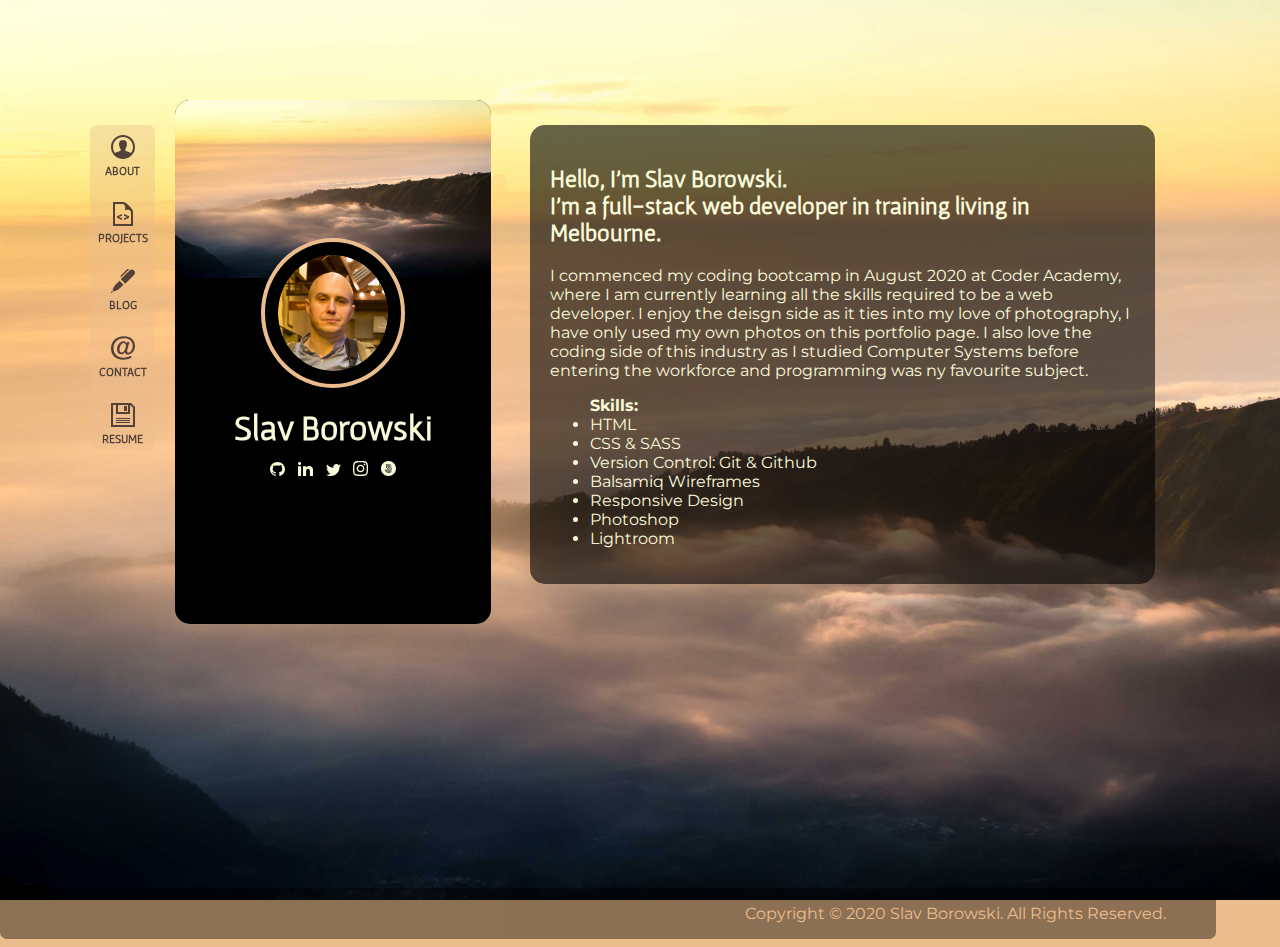
<file: index.html>
<!DOCTYPE html>
<html lang="en">
<!--Start of Head-->
<head>
  <meta charset=utf-8>
  <meta name="viewport" content="width=device-width, initial-scale=1.0">
  <title>Slav Borowski</title>  
  <link rel="stylesheet" href="./styles/style.css" integrity="sha384-yBwZLwj9da8FqPqV8B/hBe/ElMVOPAKD7DVOvIBVbr0NHsZSDDnb3KzHAsz8PIVW">
  <link href="https://fonts.googleapis.com/css2?family=Gafata&family=Montserrat&display=swap" rel="stylesheet">
</head>
<!--End of Head-->

<!--Start of Body-->
<body>

  <!--Start of Nav-->
  <nav class="navbar">
    
    <a href="./index.html"><img src="./images/person.svg" alt="Person Logo">ABOUT</a>
    <a href="./projects.html"><img src="images/code.svg" alt="Code Logo">PROJECTS</a>
    <a href="./blog.html"><img src="./images/pen.svg" alt="Pen Logo">BLOG</a>
    <a href="./contact.html"><img src="./images/email.svg" alt="Email at Logo">CONTACT</a>
    <a href="https://drive.google.com/file/d/1CRDnCF5yyHa0iAfSAQckBZwKKqNN-Ouu/view?usp=sharing" target="_blank"><img src="./images/disk.svg" alt="Floppy disk Logo">RESUME</a>

  </nav>
  <!--End of Nav-->

  <!--Start of Aside-->
  <!--This is the card containing portrait and small media links-->
  <aside>
     
    <!--Small inset landscape photo-->
     <img id="inset" src="images/small-background.jpg" alt="Sunrise at foggy Bromo valley.">
     <!--Portrait of me-->
     <img id="profile" src="images/profile.jpg" alt="Portrait of me.">
 
     <h1>Slav Borowski</h1>
 
     <!--Social media icons below portrait-->
     <nav>
 
       <a href="https://github.com/SlavBorowski"><img class= "icon1" src="./images/github.svg" alt="Github Logo"></a>
       <a href="https://au.linkedin.com/in/slawomir-borowski-44944176"><img class= "icon1" src="./images/linkedin.svg" alt="LinkedIn Logo"></a>
       <a href="https://twitter.com/SlavBorowski"><img class= "icon1" src="./images/twitter.svg" alt="Twitter Logo"></a>
       <a href="https://www.instagram.com/slavborowski"><img class= "icon1" src="./images/instagram.svg" alt="Instagram Logo"></a>
       <a href="https://500px.com/p/slavborowski?view=photos"><img class= "icon1" src="./images/500px.svg" alt="500px Logo"></a>
 
     </nav>

  </aside>
  <!--End of Aside-->

  <div>
    <!--Start of Main-->
    <main>

      <h2>Hello, I'm Slav Borowski.<br> I'm a full-stack web developer in training living in Melbourne.</h2>

      <p>I commenced my coding bootcamp in August 2020 at Coder Academy, where I am currently learning all the skills
      required to be a web developer. I enjoy the deisgn side as it ties into my love of photography, I have only
      used my own photos on this portfolio page. I also love the coding side of this industry as I studied Computer 
      Systems before entering the workforce and programming was ny favourite subject.
      </p>

      <ul><b>Skills:</b>
      <li>HTML</li>
      <li>CSS & SASS</li>
      <li>Version Control: Git & Github</li>
      <li>Balsamiq Wireframes</li>
      <li>Responsive Design</li>
      <li>Photoshop</li>
      <li>Lightroom</li>
      </ul>
    

    </main>
    <!--End of Main-->

    <!--Start of Footer-->
    <footer>
      <p>
        Copyright &copy 2020 Slav Borowski. All Rights Reserved.
      </p>
    </footer>
    <!--End of Footer-->
  </div>
</body>
<!--End of Body-->

</html>
</file>
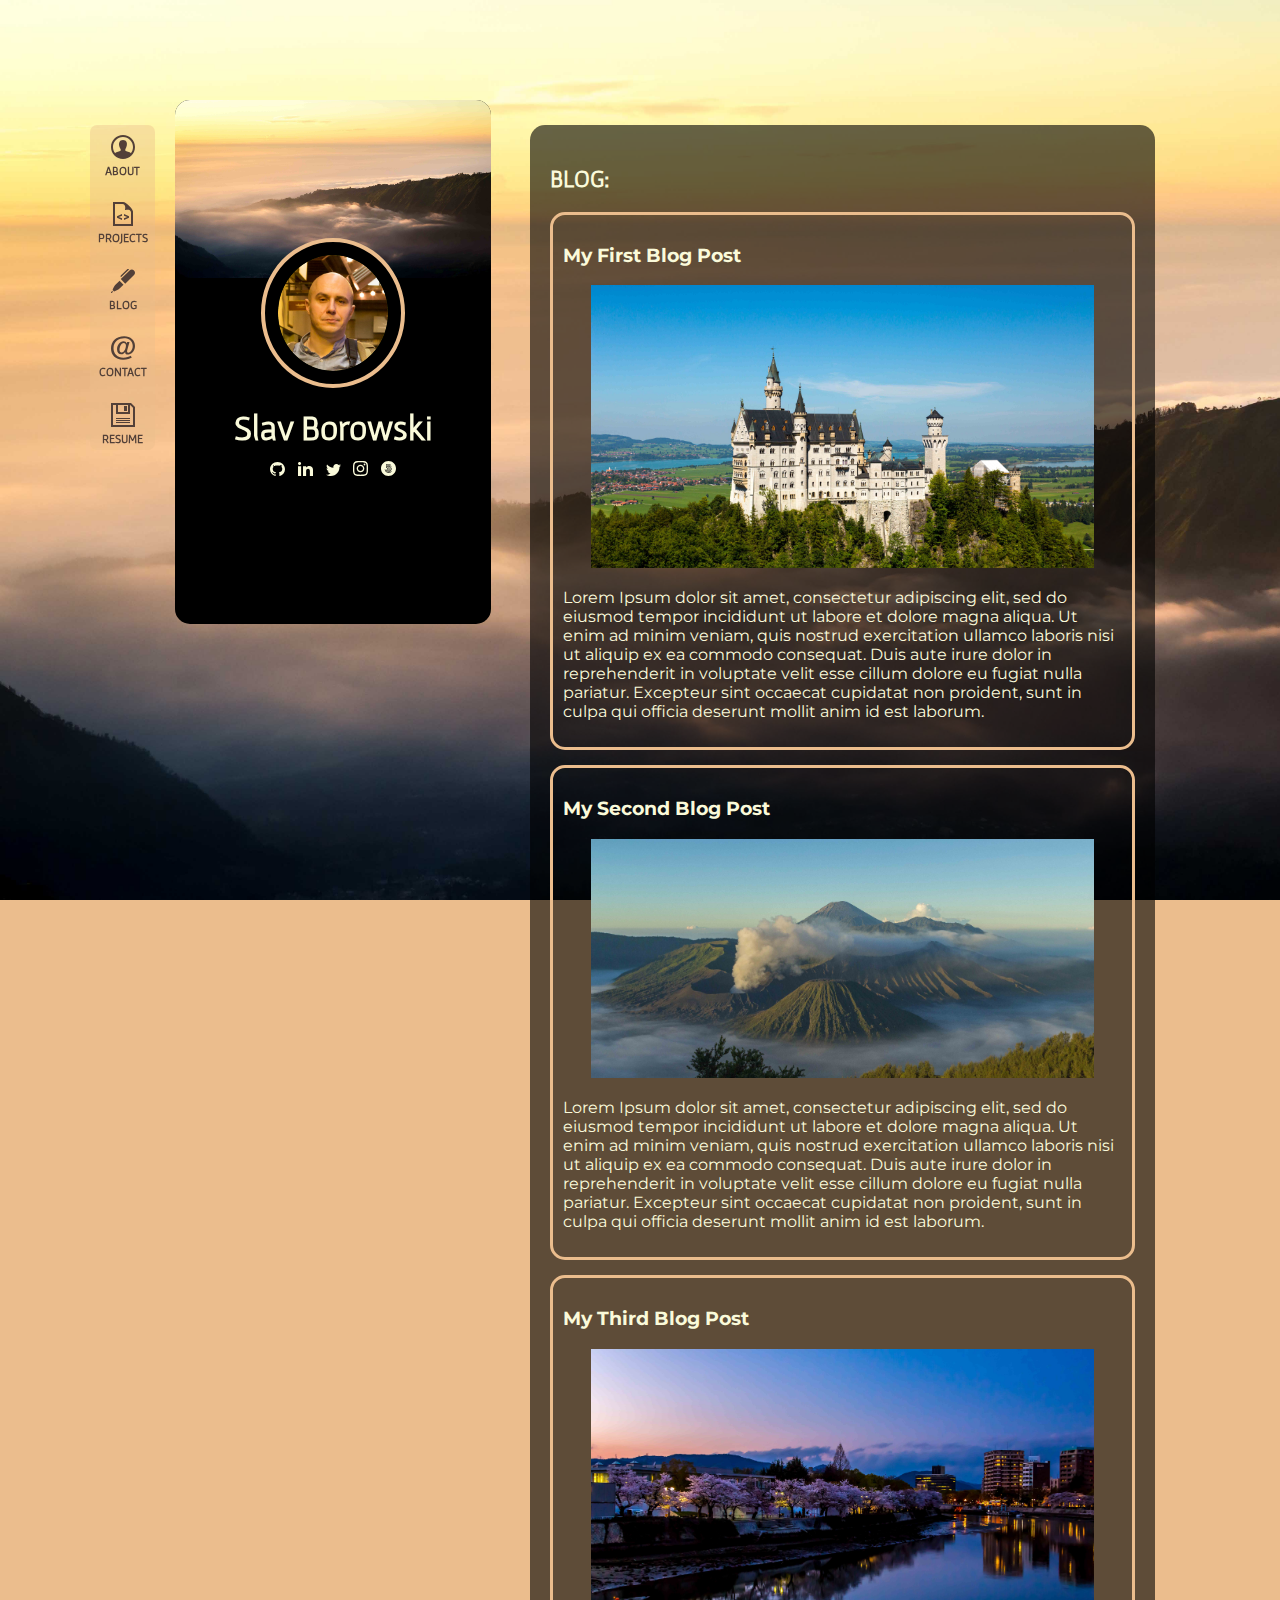
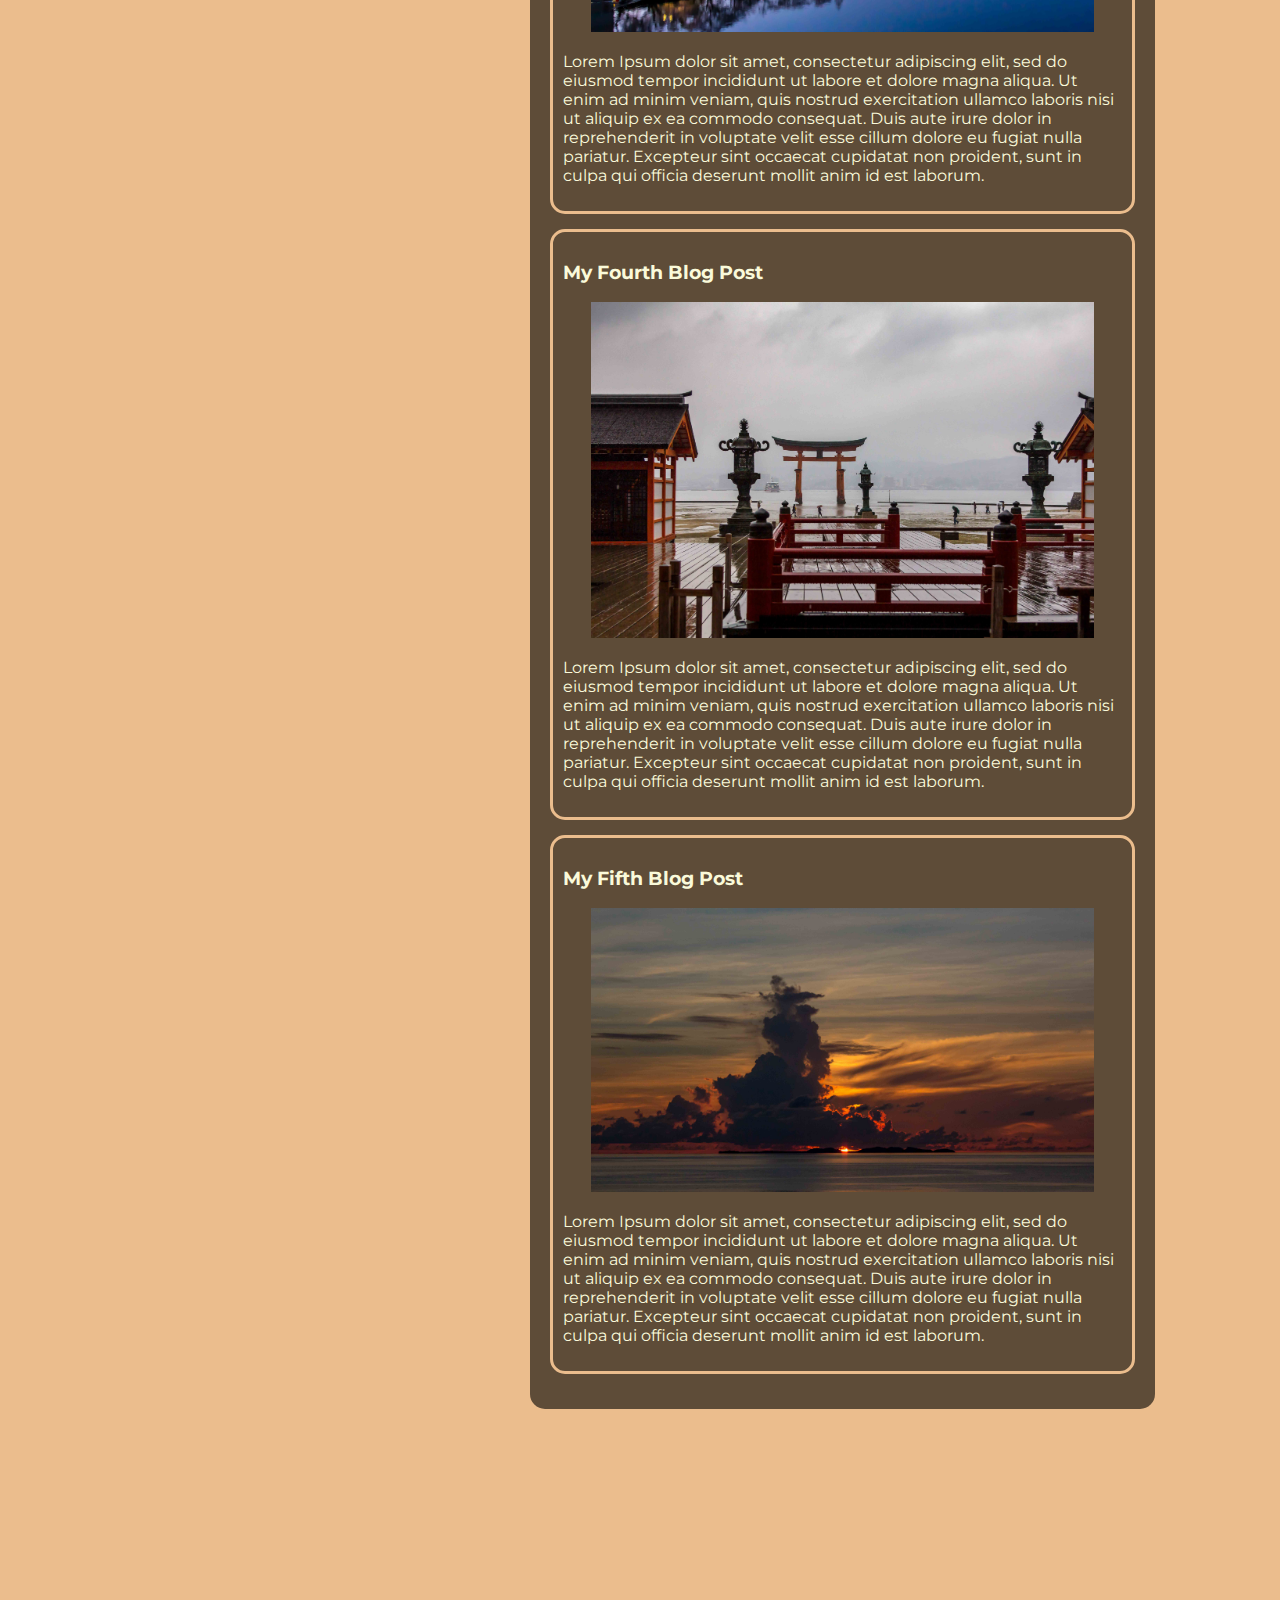
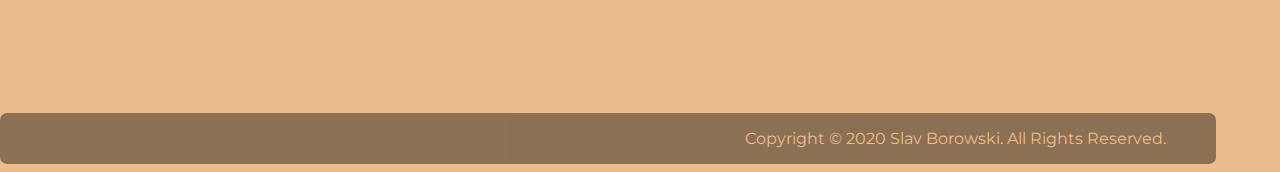
<file: blog.html>
<!DOCTYPE html>
<html lang="en">
<!--Start of Head-->
<head>
  <meta charset=utf-8>
  <meta name="viewport" content="width=device-width, initial-scale=1.0">
  <title>Slav Borowski - Blog</title>  
  <link rel="stylesheet" href="./styles/style.css" integrity="sha384-yBwZLwj9da8FqPqV8B/hBe/ElMVOPAKD7DVOvIBVbr0NHsZSDDnb3KzHAsz8PIVW">
  <link href="https://fonts.googleapis.com/css2?family=Gafata&family=Montserrat&display=swap" rel="stylesheet">
</head>
<!--End of Head-->

<!--Start of Body-->
<body>

  <!--Start of Nav-->
  <nav class="navbar">
    
    <a href="./index.html"><img src="./images/person.svg" alt="Person Logo">ABOUT</a>
    <a href="./projects.html"><img src="images/code.svg" alt="Code Logo">PROJECTS</a>
    <a href="./blog.html"><img src="./images/pen.svg" alt="Pen Logo">BLOG</a>
    <a href="./contact.html"><img src="./images/email.svg" alt="Email at Logo">CONTACT</a>
    <a href="https://drive.google.com/file/d/1CRDnCF5yyHa0iAfSAQckBZwKKqNN-Ouu/view?usp=sharing" target="_blank"><img src="./images/disk.svg" alt="Floppy disk Logo">RESUME</a>

  </nav>
  <!--End of Nav-->

  <!--Start of Aside-->
  <!--This is the card containing portrait and small media links-->
  <aside>
     
    <!--Small inset landscape photo-->
     <img id="inset" src="images/small-background.jpg" alt="Sunrise at foggy Bromo valley.">
     <!--Portrait of me-->
     <img id="profile" src="images/profile.jpg" alt="Portrait of me.">
 
     <h1>Slav Borowski</h1>
 
     <!--Social media icons below portrait-->
     <nav>
 
       <a href="https://github.com/SlavBorowski"><img class= "icon1" src="./images/github.svg" alt="Github Logo"></a>
       <a href="https://au.linkedin.com/in/slawomir-borowski-44944176"><img class= "icon1" src="./images/linkedin.svg" alt="LinkedIn Logo"></a>
       <a href="https://twitter.com/SlavBorowski"><img class= "icon1" src="./images/twitter.svg" alt="Twitter Logo"></a>
       <a href="https://www.instagram.com/slavborowski"><img class= "icon1" src="./images/instagram.svg" alt="Instagram Logo"></a>
       <a href="https://500px.com/p/slavborowski?view=photos"><img class= "icon1" src="./images/500px.svg" alt="500px Logo"></a>
 
     </nav>

  </aside>
  <!--End of Aside-->

  <div>
  <!--Start of Main-->
    <main> 
      <h2>BLOG:</h2>

      <article>
        <h3>My First Blog Post</h3>

        <img src="./images/blog-images/NB8A3285.jpg" alt="Neuschwanstein castle in summer.">

        <p>
          Lorem Ipsum dolor sit amet, consectetur adipiscing elit, sed do eiusmod tempor incididunt ut labore et dolore magna aliqua. 
          Ut enim ad minim veniam, quis nostrud exercitation ullamco laboris nisi ut aliquip ex ea commodo consequat. Duis aute irure 
          dolor in reprehenderit in voluptate velit esse cillum dolore eu fugiat nulla pariatur. Excepteur sint occaecat cupidatat 
          non proident, sunt in culpa qui officia deserunt mollit anim id est laborum.
        </p>

      </article>

      <article>
        <h3>My Second Blog Post</h3>

        <img src="./images/blog-images/IMG_1956.jpg" alt="Mt Bromo volcano.">

        <p>
          Lorem Ipsum dolor sit amet, consectetur adipiscing elit, sed do eiusmod tempor incididunt ut labore et dolore magna aliqua. 
          Ut enim ad minim veniam, quis nostrud exercitation ullamco laboris nisi ut aliquip ex ea commodo consequat. Duis aute irure 
          dolor in reprehenderit in voluptate velit esse cillum dolore eu fugiat nulla pariatur. Excepteur sint occaecat cupidatat 
          non proident, sunt in culpa qui officia deserunt mollit anim id est laborum.
        </p>

      </article>

      <article>
        <h3>My Third Blog Post</h3>

        <img src="./images/blog-images/IMG_8964.jpg" alt="Hiroshima at sunste during cherry blossom season.">

        <p>
          Lorem Ipsum dolor sit amet, consectetur adipiscing elit, sed do eiusmod tempor incididunt ut labore et dolore magna aliqua. 
          Ut enim ad minim veniam, quis nostrud exercitation ullamco laboris nisi ut aliquip ex ea commodo consequat. Duis aute irure 
          dolor in reprehenderit in voluptate velit esse cillum dolore eu fugiat nulla pariatur. Excepteur sint occaecat cupidatat 
          non proident, sunt in culpa qui officia deserunt mollit anim id est laborum.
        </p>

      </article>

      <article>
        <h3>My Fourth Blog Post</h3>

        <img src="./images/blog-images/IMG_9134.jpg" alt="Itsukushima shrine during a storm.">

        <p>
          Lorem Ipsum dolor sit amet, consectetur adipiscing elit, sed do eiusmod tempor incididunt ut labore et dolore magna aliqua. 
          Ut enim ad minim veniam, quis nostrud exercitation ullamco laboris nisi ut aliquip ex ea commodo consequat. Duis aute irure 
          dolor in reprehenderit in voluptate velit esse cillum dolore eu fugiat nulla pariatur. Excepteur sint occaecat cupidatat 
          non proident, sunt in culpa qui officia deserunt mollit anim id est laborum.
        </p>

      </article>

      <article>
        <h3>My Fifth Blog Post</h3>

        <img src="./images/blog-images/IMG_9754.jpg" alt="Sunrise at Karimunjawa Island.">

        <p>
          Lorem Ipsum dolor sit amet, consectetur adipiscing elit, sed do eiusmod tempor incididunt ut labore et dolore magna aliqua. 
          Ut enim ad minim veniam, quis nostrud exercitation ullamco laboris nisi ut aliquip ex ea commodo consequat. Duis aute irure 
          dolor in reprehenderit in voluptate velit esse cillum dolore eu fugiat nulla pariatur. Excepteur sint occaecat cupidatat 
          non proident, sunt in culpa qui officia deserunt mollit anim id est laborum.
        </p>

      </article> 
    </main>
    <!--End of Main-->

    <!--Start of Footer-->
    <footer>
      <p>
        Copyright &copy 2020 Slav Borowski. All Rights Reserved.
      </p>
    </footer>
    <!--End of Footer-->
  </div>  
</body>
<!--End of Body-->

</html>
</file>
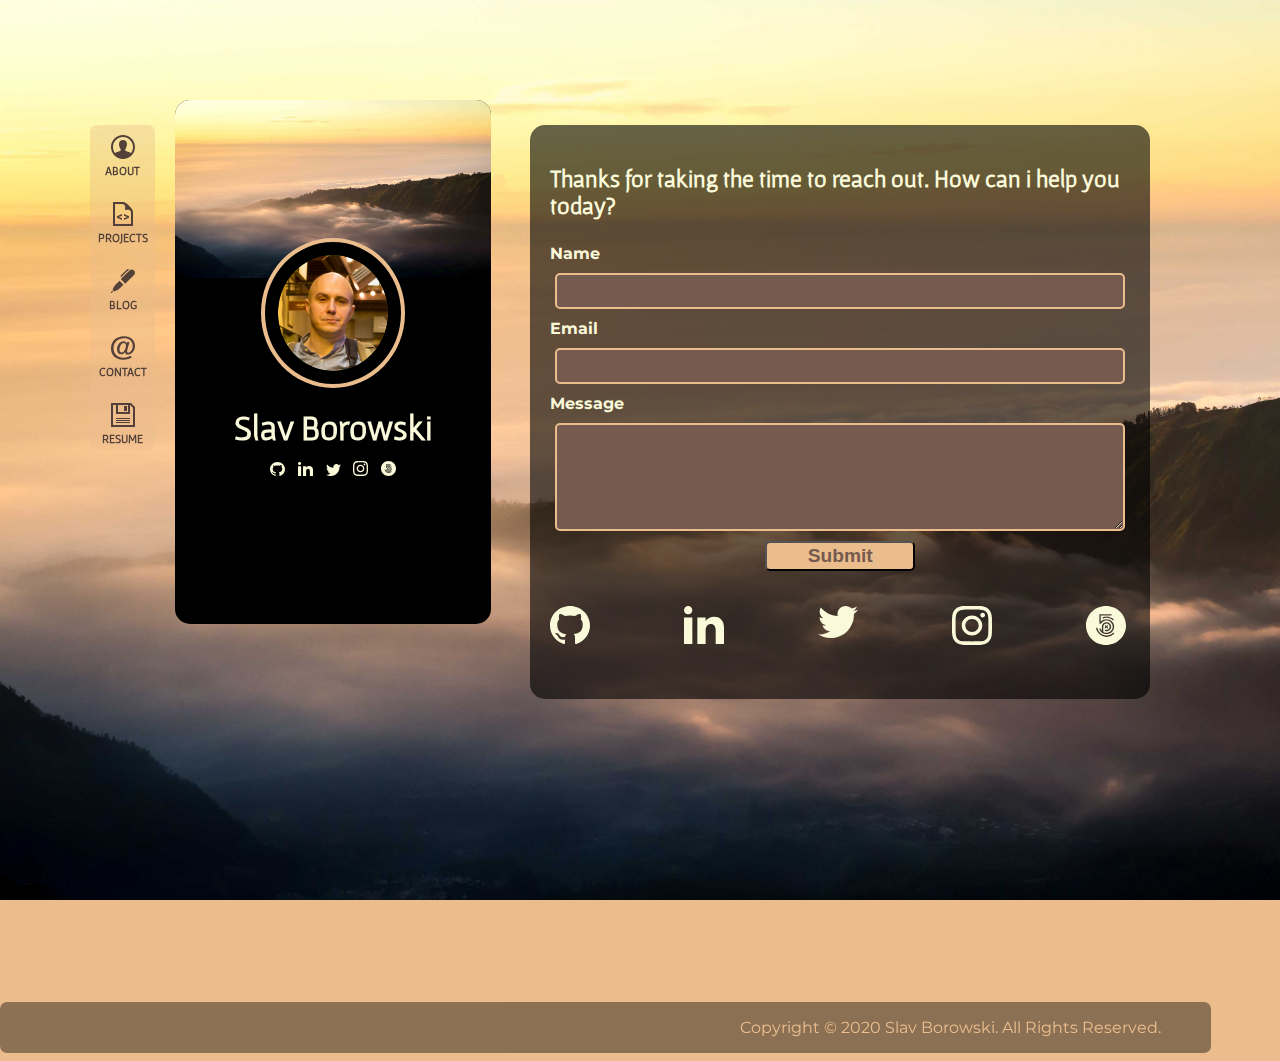
<file: contact.html>
<!DOCTYPE html>
<html lang="en">
<!--Start of Head-->
<head>
  <meta charset=utf-8>
  <meta name="viewport" content="width=device-width, initial-scale=1.0">
  <title>Slav Borowski - Contact</title>  
  <link rel="stylesheet" href="./styles/style.css" integrity="sha384-yBwZLwj9da8FqPqV8B/hBe/ElMVOPAKD7DVOvIBVbr0NHsZSDDnb3KzHAsz8PIVW">
  <link href="https://fonts.googleapis.com/css2?family=Gafata&family=Montserrat&display=swap" rel="stylesheet">
</head>
<!--End of Head-->

<!--Start of Body-->
<body>

  <!--Start of Nav-->
  <nav class="navbar">
    
    <a href="./index.html"><img src="./images/person.svg" alt="Person Logo">ABOUT</a>
    <a href="./projects.html"><img src="images/code.svg" alt="Code Logo">PROJECTS</a>
    <a href="./blog.html"><img src="./images/pen.svg" alt="Pen Logo">BLOG</a>
    <a href="./contact.html"><img src="./images/email.svg" alt="Email at Logo">CONTACT</a>
    <a href="https://drive.google.com/file/d/1CRDnCF5yyHa0iAfSAQckBZwKKqNN-Ouu/view?usp=sharing" target="_blank"><img src="./images/disk.svg" alt="Floppy disk Logo">RESUME</a>

  </nav>
  <!--End of Nav-->

  <!--Start of Aside-->
  <!--This is the card containing portrait and small media links-->
  <aside>
     
    <!--Small inset landscape photo-->
     <img id="inset" src="images/small-background.jpg" alt="Sunrise at foggy Bromo valley.">
     <!--Portrait of me-->
     <img id="profile" src="images/profile.jpg" alt="Portrait of me.">
 
     <h1>Slav Borowski</h1>
 
     <!--Social media icons below portrait-->
     <nav>
 
       <a href="https://github.com/SlavBorowski"><img class= "icon1" src="./images/github.svg" alt="Github Logo"></a>
       <a href="https://au.linkedin.com/in/slawomir-borowski-44944176"><img class= "icon1" src="./images/linkedin.svg" alt="LinkedIn Logo"></a>
       <a href="https://twitter.com/SlavBorowski"><img class= "icon1" src="./images/twitter.svg" alt="Twitter Logo"></a>
       <a href="https://www.instagram.com/slavborowski"><img class= "icon1" src="./images/instagram.svg" alt="Instagram Logo"></a>
       <a href="https://500px.com/p/slavborowski?view=photos"><img class= "icon1" src="./images/500px.svg" alt="500px Logo"></a>
 
     </nav>

  </aside>
  <!--End of Aside-->

  <div>
    <!--Start of Main-->
    <main>
      <h2>Thanks for taking the time to reach out. How can i help you today?</h2>

      <!--Contact me form-->
      <form
      action="https://formspree.io/mvowjvjn"
      method="POST"
      >
        <label for="name">Name</label>
        <input type="text" name="name">

        <label for="email">Email</label>
        <input type="text" name="email">

        <label for="message">Message</label>
        <textarea name="message"></textarea>
    
        <button type="submit">Submit</button>
      </form>

      <!--Large social media links below enquiry form-->
      <nav class ="social">

        <a class = "icon3" href="https://github.com/SlavBorowski"><img src="./images/github.svg" alt="Github Logo"></a>
        <a class = "icon3" href="https://au.linkedin.com/in/slawomir-borowski-44944176"><img src="./images/linkedin.svg" alt="LinkedIn Logo"></a>
        <a class = "icon3" href="https://twitter.com/SlavBorowski"><img src="./images/twitter.svg" alt="Twitter Logo"></a>
        <a class = "icon3" href="https://www.instagram.com/slavborowski"><img src="./images/instagram.svg" alt="Instagram Logo"></a>
        <a class = "icon3" href="https://500px.com/p/slavborowski?view=photos"><img src="./images/500px.svg" alt="500px Logo"></a>

      </nav>
    </main>
    <!--End of Main-->

    <!--Start of Footer-->
    <footer>
      <p>
        Copyright &copy 2020 Slav Borowski. All Rights Reserved.
      </p>
    </footer>
    <!--End of Footer-->
  </div>
</body>
<!--End of Body-->

</html>
</file>
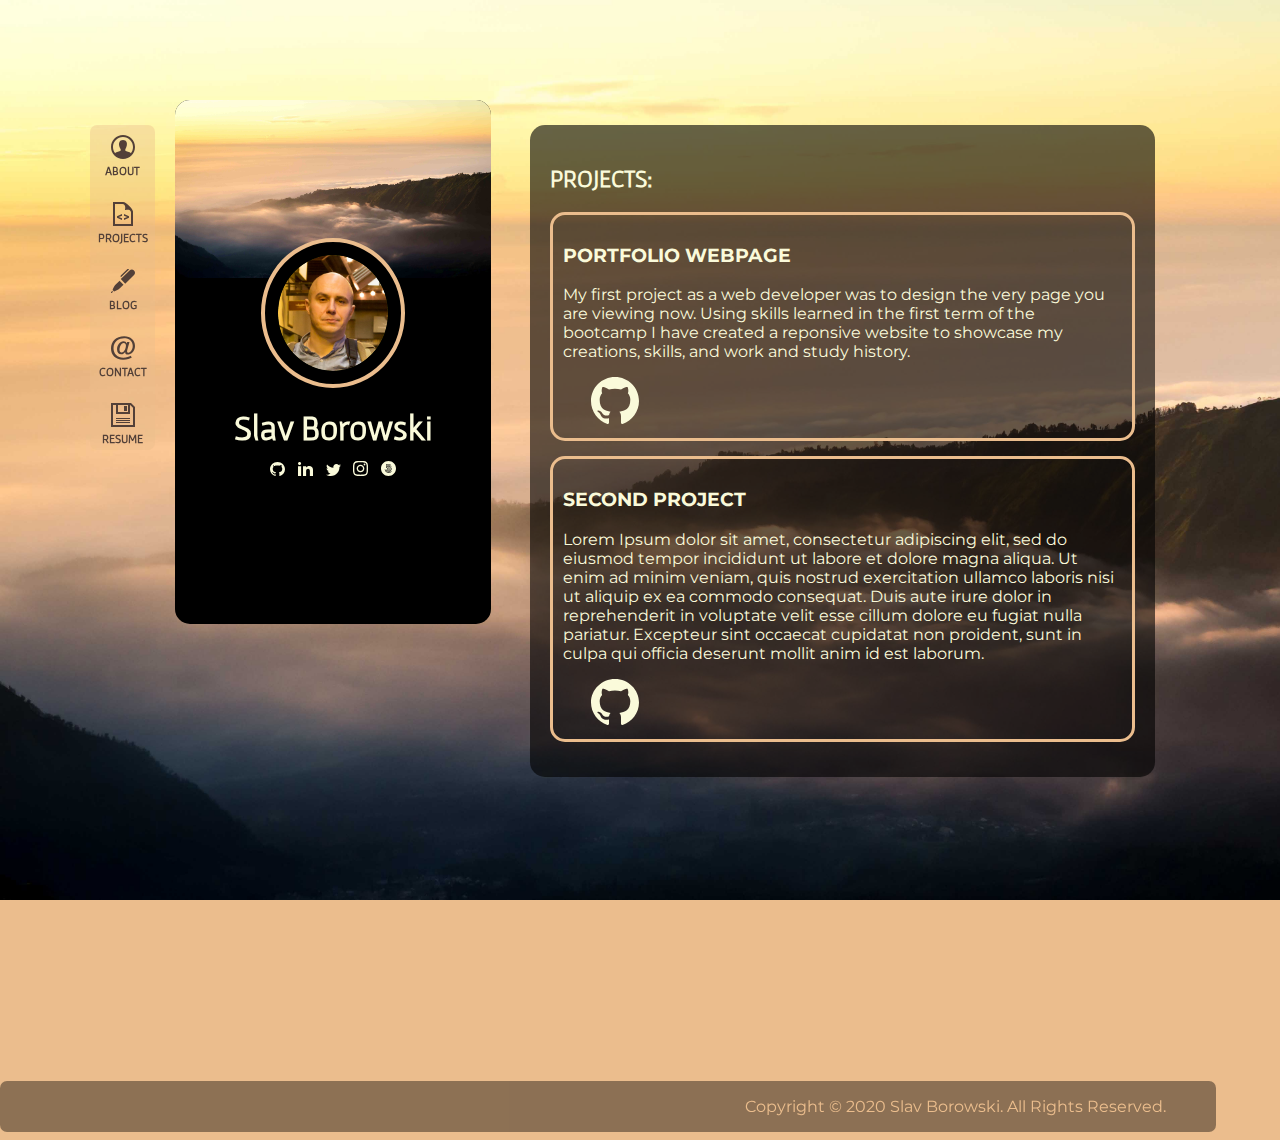
<file: projects.html>
<!DOCTYPE html>
<html lang="en">
<!--Start of Head-->
<head>
  <meta charset=utf-8>
  <meta name="viewport" content="width=device-width, initial-scale=1.0">
  <title>Slav Borowski - Projects</title>  
  <link rel="stylesheet" href="./styles/style.css" integrity="sha384-yBwZLwj9da8FqPqV8B/hBe/ElMVOPAKD7DVOvIBVbr0NHsZSDDnb3KzHAsz8PIVW">
  <link href="https://fonts.googleapis.com/css2?family=Gafata&family=Montserrat&display=swap" rel="stylesheet">
</head>
<!--End of Head-->

<!--Start of Body-->
<body>

  <!--Start of Nav-->
  <nav class="navbar">
    
    <a href="./index.html"><img src="./images/person.svg" alt="Person Logo">ABOUT</a>
    <a href="./projects.html"><img src="images/code.svg" alt="Code Logo">PROJECTS</a>
    <a href="./blog.html"><img src="./images/pen.svg" alt="Pen Logo">BLOG</a>
    <a href="./contact.html"><img src="./images/email.svg" alt="Email at Logo">CONTACT</a>
    <a href="https://drive.google.com/file/d/1CRDnCF5yyHa0iAfSAQckBZwKKqNN-Ouu/view?usp=sharing" target="_blank"><img src="./images/disk.svg" alt="Floppy disk Logo">RESUME</a>

  </nav>
  <!--End of Nav-->

  <!--Start of Aside-->
  <!--This is the card containing portrait and small media links-->
  <aside>
     
    <!--Small inset landscape photo-->
     <img id="inset" src="images/small-background.jpg" alt="Sunrise at foggy Bromo valley.">
     <!--Portrait of me-->
     <img id="profile" src="images/profile.jpg" alt="Portrait of me.">
 
     <h1>Slav Borowski</h1>
 
     <!--Social media icons below portrait-->
     <nav>
 
       <a href="https://github.com/SlavBorowski"><img class= "icon1" src="./images/github.svg" alt="Github Logo"></a>
       <a href="https://au.linkedin.com/in/slawomir-borowski-44944176"><img class= "icon1" src="./images/linkedin.svg" alt="LinkedIn Logo"></a>
       <a href="https://twitter.com/SlavBorowski"><img class= "icon1" src="./images/twitter.svg" alt="Twitter Logo"></a>
       <a href="https://www.instagram.com/slavborowski"><img class= "icon1" src="./images/instagram.svg" alt="Instagram Logo"></a>
       <a href="https://500px.com/p/slavborowski?view=photos"><img class= "icon1" src="./images/500px.svg" alt="500px Logo"></a>
 
     </nav>

  </aside>
  <!--End of Aside-->
  <div>
  <!--Start of Main-->
    <main>
      <h2>PROJECTS:</h2>

      <article>
        <h3>PORTFOLIO WEBPAGE</h3>

        <p>My first project as a web developer was to design the very page you are viewing now. Using skills learned in the 
          first term of the bootcamp I have created a reponsive website to showcase my creations, skills, and work and study history. 
        </p>

        <a class = "icon2" href="https://github.com/SlavBorowski/portfolio-page.git"><img src="./images/github.svg" alt="Github Logo"></a>

      </article>

      <article>
        <h3>SECOND PROJECT</h3>

        <p>Lorem Ipsum dolor sit amet, consectetur adipiscing elit, sed do eiusmod tempor incididunt ut labore et dolore magna aliqua. 
          Ut enim ad minim veniam, quis nostrud exercitation ullamco laboris nisi ut aliquip ex ea commodo consequat. Duis aute irure 
          dolor in reprehenderit in voluptate velit esse cillum dolore eu fugiat nulla pariatur. Excepteur sint occaecat cupidatat non 
          proident, sunt in culpa qui officia deserunt mollit anim id est laborum.
        </p>

        <a class = "icon2" href="https://github.com/SlavBorowski"><img src="./images/github.svg" alt="Github Logo"></a>

      </article>
    </main>
    <!--End of Main-->

    <!--Start of Footer-->
    <footer>
      <p>
        Copyright &copy 2020 Slav Borowski. All Rights Reserved.
      </p>
    </footer>
    <!--End of Footer-->
  </div>
</body>
<!--End of Body-->


</html>
</file>
<file: styles/style.css>
/* global styles */
@import "./global.css";

/* components */
@import "./navbar.css";
@import "./form.css";
@import "./profilecard.css";

/* screen sizes */
@import "./mobile.css";
</file>
